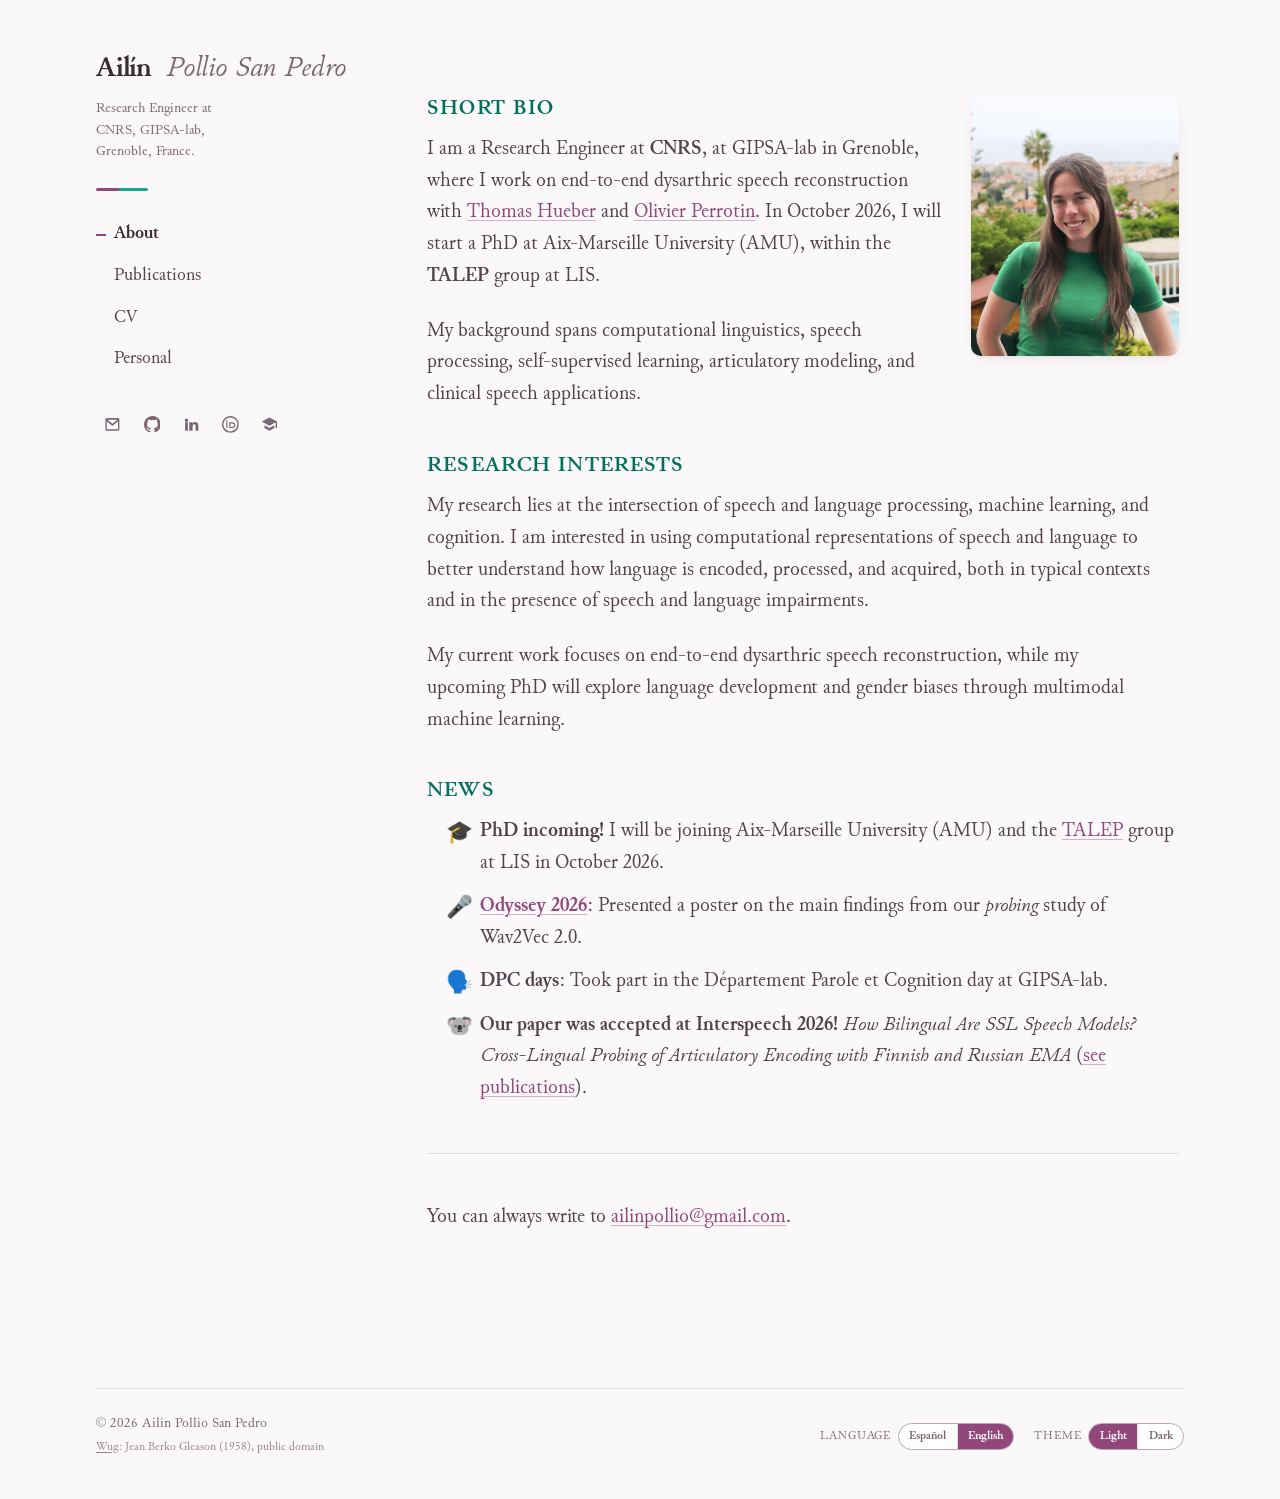
<file: index.html>
<!doctype html>
<html lang="es" data-lang="es">
<head>
<meta charset="utf-8">
<meta name="viewport" content="width=device-width, initial-scale=1">
<title data-es="Ailín Pollio San Pedro" data-en="Ailín Pollio San Pedro">Ailín Pollio San Pedro</title>
<meta name="description"
      data-es="Ingeniera de investigación en el CNRS (GIPSA-lab, Grenoble). Trabajo en procesamiento del habla, modelos autosupervisados y lingüística clínica."
      data-en="Research engineer at CNRS (GIPSA-lab, Grenoble). I work on speech processing, self-supervised models and clinical linguistics."
      content="Ingeniera de investigación en el CNRS (GIPSA-lab, Grenoble). Trabajo en procesamiento del habla, modelos autosupervisados y lingüística clínica.">
<link rel="icon" href="assets/img/favicon.svg" type="image/svg+xml">

<meta property="og:type" content="website">
<meta property="og:title" content="Ailín Pollio San Pedro">
<meta property="og:description" content="Ingeniera de investigación en el CNRS (GIPSA-lab, Grenoble). Trabajo en procesamiento del habla, modelos autosupervisados y lingüística clínica.">
<meta property="og:url" content="https://ailinpollio.github.io/">
<meta name="twitter:card" content="summary">

<link rel="canonical" href="https://ailinpollio.github.io/">

<script type="application/ld+json">
{
  "@context": "https://schema.org",
  "@type": "Person",
  "name": "Ailín Pollio San Pedro",
  "alternateName": ["Ailin Pollio San Pedro", "Ailín Pollio", "Pollio San Pedro, A."],
  "url": "https://ailinpollio.github.io/",
  "image": "https://ailinpollio.github.io/assets/img/portrait.jpg",
  "jobTitle": "Research Engineer",
  "email": "mailto:ailinpollio@gmail.com",
  "worksFor": {
    "@type": "Organization",
    "name": "CNRS — GIPSA-lab",
    "url": "https://www.gipsa-lab.grenoble-inp.fr/"
  },
  "alumniOf": [
    { "@type": "CollegeOrUniversity", "name": "University of Groningen" },
    { "@type": "CollegeOrUniversity", "name": "University of Eastern Finland" },
    { "@type": "CollegeOrUniversity", "name": "Ghent University" },
    { "@type": "CollegeOrUniversity", "name": "Universidad Nacional de Mar del Plata" }
  ],
  "knowsAbout": [
    "Speech processing", "Self-supervised learning", "Computational linguistics",
    "Articulatory modeling", "Clinical linguistics", "Machine learning"
  ],
  "knowsLanguage": ["Spanish", "English", "Italian"],
  "sameAs": [
    "https://orcid.org/0009-0009-9778-3104",
    "https://scholar.google.com/citations?user=HS0ACQoAAAAJ",
    "https://linkedin.com/in/ailin-pollio",
    "https://github.com/ailinpollio",
    "https://www.researchgate.net/profile/Ailin-Pollio-San-Pedro"
  ]
}
</script>

<link rel="preload" href="assets/fonts/junicode-regular.woff2" as="font" type="font/woff2" crossorigin>
<link rel="preload" href="assets/fonts/junicode-bold.woff2" as="font" type="font/woff2" crossorigin>
<link rel="stylesheet" href="assets/css/tokens.css">
<link rel="stylesheet" href="assets/css/site.css">

<script>
(function(){try{
  var t=localStorage.getItem("ailin:theme");
  if(t==="light"||t==="dark")document.documentElement.setAttribute("data-theme",t);
  var l=localStorage.getItem("ailin:lang");
  if(l!=="es"&&l!=="en"){
    l=(navigator.language||"es").toLowerCase().indexOf("en")===0?"en":"es";
  }
  document.documentElement.setAttribute("data-lang",l);
  document.documentElement.setAttribute("lang",l);
}catch(e){}})();
</script>
</head>
<body>

<a class="skip-link" href="#main"><span lang="es">Saltar al contenido</span><span lang="en">Skip to content</span></a>

<svg width="0" height="0" style="position:absolute" aria-hidden="true" focusable="false">
  <symbol id="i-mail" viewBox="0 0 24 24"><path d="M2 5a2 2 0 0 1 2-2h16a2 2 0 0 1 2 2v14a2 2 0 0 1-2 2H4a2 2 0 0 1-2-2V5Zm2.9.5L12 11.2l7.1-5.7H4.9ZM20 7.7l-7.4 5.9a1 1 0 0 1-1.2 0L4 7.7V19h16V7.7Z"/></symbol>
  <symbol id="i-github" viewBox="0 0 16 16"><path d="M8 0C3.58 0 0 3.58 0 8c0 3.54 2.29 6.53 5.47 7.59.4.07.55-.17.55-.38 0-.19-.01-.82-.01-1.49-2.01.37-2.53-.49-2.69-.94-.09-.23-.48-.94-.82-1.13-.28-.15-.68-.52-.01-.53.63-.01 1.08.58 1.23.82.72 1.21 1.87.87 2.33.66.07-.52.28-.87.51-1.07-1.78-.2-3.64-.89-3.64-3.95 0-.87.31-1.59.82-2.15-.08-.2-.36-1.02.08-2.12 0 0 .67-.21 2.2.82a7.6 7.6 0 0 1 2-.27c.68 0 1.36.09 2 .27 1.53-1.04 2.2-.82 2.2-.82.44 1.1.16 1.92.08 2.12.51.56.82 1.27.82 2.15 0 3.07-1.87 3.75-3.65 3.95.29.25.54.73.54 1.48 0 1.07-.01 1.93-.01 2.2 0 .21.15.46.55.38A8.01 8.01 0 0 0 16 8c0-4.42-3.58-8-8-8Z"/></symbol>
  <symbol id="i-linkedin" viewBox="0 0 24 24"><path d="M4.98 3.5a2.5 2.5 0 1 1 0 5 2.5 2.5 0 0 1 0-5ZM3 9h4v12H3V9Zm6 0h3.8v1.64h.05c.53-1 1.83-2.06 3.76-2.06C20.7 8.58 22 10.9 22 14.24V21h-4v-6.02c0-1.44-.03-3.29-2-3.29-2.01 0-2.32 1.57-2.32 3.19V21H9V9Z"/></symbol>
  <symbol id="i-orcid" viewBox="0 0 24 24"><path d="M12 0C5.37 0 0 5.37 0 12s5.37 12 12 12 12-5.37 12-12S18.63 0 12 0Zm0 2a10 10 0 1 1 0 20 10 10 0 0 1 0-20Z"/><rect x="6.2" y="9" width="1.7" height="8.2" rx=".2"/><circle cx="7.05" cy="6.9" r="1.15"/><path d="M10.4 9h4.3c2.6 0 4.4 1.7 4.4 4.1s-1.8 4.1-4.4 4.1h-4.3V9Zm1.7 1.6v5h2.4c1.7 0 2.8-1 2.8-2.5s-1.1-2.5-2.8-2.5h-2.4Z"/></symbol>
  <symbol id="i-scholar" viewBox="0 0 24 24"><path d="M12 2 1 8l11 6 9-4.91V17h2V8L12 2ZM5 13.18v4L12 21l7-3.82v-4L12 17l-7-3.82Z"/></symbol>
</svg>

<div class="shell">

  <aside class="rail">
    <a class="rail__mark" href="index.html">
      <b>Ailín</b>&nbsp;<span>Pollio San Pedro</span>
    </a>
    <p class="rail__role" lang="es">Ingeniera de Investigación en CNRS, GIPSA-lab, Grenoble, Francia.</p>
    <p class="rail__role" lang="en">Research Engineer at CNRS, GIPSA-lab, Grenoble, France.</p>

    <hr class="rail__rule">

    <nav class="nav" data-aria-es="Principal" data-aria-en="Main" aria-label="Principal">
      <ul>
        <li><a href="index.html"><span lang="es">Sobre mí</span><span lang="en">About</span></a></li>
        <li><a href="publications.html"><span lang="es">Publicaciones</span><span lang="en">Publications</span></a></li>
        <li><a href="cv.html">CV</a></li>
        <li><a href="personal.html">Personal</a></li>
      </ul>
    </nav>

    <ul class="social">
      <li><a href="mailto:ailinpollio@gmail.com" aria-label="Email">
        <svg aria-hidden="true"><use href="#i-mail"></use></svg></a></li>
      <li><a href="https://github.com/ailinpollio" rel="me noopener" aria-label="GitHub">
        <svg aria-hidden="true"><use href="#i-github"></use></svg></a></li>
      <li><a href="https://linkedin.com/in/ailin-pollio" rel="me noopener" aria-label="LinkedIn">
        <svg aria-hidden="true"><use href="#i-linkedin"></use></svg></a></li>
      <li><a href="https://orcid.org/0009-0009-9778-3104" rel="me noopener" aria-label="ORCID">
        <svg aria-hidden="true"><use href="#i-orcid"></use></svg></a></li>
      <li><a href="https://scholar.google.com/citations?user=HS0ACQoAAAAJ&hl=es" rel="me noopener" aria-label="Google Scholar">
        <svg aria-hidden="true"><use href="#i-scholar"></use></svg></a></li>
    </ul>
  </aside>

  <main class="content" id="main">

    <h1 class="visually-hidden"><span lang="es">Sobre mí</span><span lang="en">About</span></h1>

    <div lang="es">

      <img class="portrait" src="assets/img/portrait.jpg" width="800" height="1000"
           alt="Ailín Pollio San Pedro sonriendo, de pelo castaño largo y remera verde,
                en una terraza con vista a un pueblo sobre una ladera y al mar.">

      <h2 class="section-label">Bio breve</h2>

      <p>
        Soy ingeniera de investigación en <strong>CNRS</strong>,
        GIPSA-lab de Grenoble, donde trabajo en reconstrucción
        <em>end-to-end</em> del habla disártrica junto a
        <a href="https://www.gipsa-lab.grenoble-inp.fr/~thomas.hueber/index_en.html"
           rel="noopener">Thomas Hueber</a> y
        <a href="https://www.gipsa-lab.grenoble-inp.fr/~olivier.perrotin/"
           rel="noopener">Olivier Perrotin</a>. En octubre de 2026 voy a empezar un
        doctorado en la Universidad de Aix-Marsella (AMU), en el grupo
        <strong>TALEP</strong>, LIS.
      </p>

      <p>
        Mi formación comprende lingüística computacional, procesamiento
        del habla, aprendizaje autosupervisado, modelado articulatorio y
        aplicaciones clínicas del habla.
      </p>

      <h2 class="section-label">Líneas de investigación</h2>

      <p>
        Mi investigación se ubica en la intersección  del procesamiento del habla 
        y del lenguaje, el aprendizaje automático y la cognición. Me interesa utilizar 
        representaciones computacionales del habla para comprender 
        mejor cómo se codifica, procesa y adquiere el lenguaje, tanto en contextos 
        típicos como en presencia de alteraciones del habla y del lenguaje.
      </p>

      <p>
        En este momento, estoy trabajando en la reconstrucción <em>end-to-end</em> de habla
        disártrica; en el doctorado voy a explorar el desarrollo del lenguaje y
        los sesgos de género usando aprendizaje automático multimodal.
      </p>

      <h2 class="section-label">Novedades</h2>

      <ul class="news">
        <li>
          <span class="news__mark" aria-hidden="true">🎓</span>
          <span>
            <strong>¡Doctorado en camino!</strong> Me sumo a la Universidad de
            Aix-Marsella (AMU) y al grupo
            <a href="https://talep.lis-lab.fr" rel="noopener">TALEP</a> del LIS
            en octubre de 2026.
          </span>
        </li>
        <li>
          <span class="news__mark" aria-hidden="true">🎤</span>
          <span>
            <strong><a href="https://odyssey2026.inesc-id.pt" rel="noopener">Odyssey
            2026</a></strong>: Asistí y presenté en formato póster los principales
            resultados de nuestro trabajo de <em>probing</em> sobre Wav2Vec 2.0.
          </span>
        </li>
        <li>
          <span class="news__mark" aria-hidden="true">🗣️</span>
          <span>
            <strong>Jornadas del DPC</strong>: Participé de las jornadas del
            Département Parole et Cognition en GIPSA-lab.
          </span>
        </li>
        <li>
          <span class="news__mark" aria-hidden="true">🐨</span>
          <span>
            <strong>¡Nuestro paper fue aceptado en Interspeech 2026!</strong>
            <em>How Bilingual Are SSL Speech Models? Cross-Lingual Probing of
            Articulatory Encoding with Finnish and Russian EMA</em>
            (<a href="publications.html">ver publicaciones</a>).
          </span>
        </li>
        
      </ul>

      <hr class="section-rule">

      <p>
        Podés escribirme a
        <a href="mailto:ailinpollio@gmail.com">ailinpollio@gmail.com</a>.
      </p>

    </div>

    <div lang="en">

      <img class="portrait" src="assets/img/portrait.jpg" width="800" height="1000"
           alt="Ailín Pollio San Pedro smiling, with long brown hair and a green
                t-shirt, on a terrace overlooking a hillside town and the sea.">

      <h2 class="section-label">Short bio</h2>

      <p>
        I am a Research Engineer at <strong>CNRS</strong>, at GIPSA-lab in
        Grenoble, where I work on end-to-end dysarthric speech reconstruction
        with <a href="https://www.gipsa-lab.grenoble-inp.fr/~thomas.hueber/index_en.html"
           rel="noopener">Thomas Hueber</a> and
        <a href="https://www.gipsa-lab.grenoble-inp.fr/~olivier.perrotin/"
           rel="noopener">Olivier Perrotin</a>. In October 2026, I will start a
        PhD at Aix-Marseille University (AMU), within the <strong>TALEP</strong>
        group at LIS.
      </p>

      <p>
        My background spans computational linguistics, speech processing,
        self-supervised learning, articulatory modeling, and clinical speech
        applications.
      </p>

      <h2 class="section-label">Research interests</h2>

      <p>
        My research lies at the intersection of speech and language processing, 
        machine learning, and cognition. I am interested in using computational 
        representations of speech and language to better understand how language 
        is encoded, processed, and acquired, both in typical contexts and in the 
        presence of speech and language impairments.
      </p>

      <p>
        My current work focuses on end-to-end dysarthric speech reconstruction,
        while my upcoming PhD will explore language development and gender
        biases through multimodal machine learning.
      </p>

      <h2 class="section-label">News</h2>

      <ul class="news">
        <li>
          <span class="news__mark" aria-hidden="true">🎓</span>
          <span>
            <strong>PhD incoming!</strong> I will be joining Aix-Marseille
            University (AMU) and the
            <a href="https://talep.lis-lab.fr" rel="noopener">TALEP</a> group at
            LIS in October 2026.
          </span>
        </li>
        <li>
          <span class="news__mark" aria-hidden="true">🎤</span>
          <span>
            <strong><a href="https://odyssey2026.inesc-id.pt" rel="noopener">Odyssey
            2026</a></strong>: Presented a poster on the main findings from our
            <em>probing</em> study of Wav2Vec 2.0.
          </span>
        </li>
        <li>
          <span class="news__mark" aria-hidden="true">🗣️</span>
          <span>
            <strong>DPC days</strong>: Took part in the Département Parole et
            Cognition day at GIPSA-lab.
          </span>
        </li>
        <li>
          <span class="news__mark" aria-hidden="true">🐨</span>
          <span>
            <strong>Our paper was accepted at Interspeech 2026!</strong>
            <em>How Bilingual Are SSL Speech Models? Cross-Lingual Probing of
            Articulatory Encoding with Finnish and Russian EMA</em>
            (<a href="publications.html">see publications</a>).
          </span>
        </li>
      </ul>

      <hr class="section-rule">

      <p>
        You can always write to
        <a href="mailto:ailinpollio@gmail.com">ailinpollio@gmail.com</a>.
      </p>

    </div>

  </main>

  <footer class="site-footer">
    <p>
      © <span id="year">2026</span> Ailín Pollio San Pedro<br>
      <span class="credit">
        <a href="https://commons.wikimedia.org/wiki/File:WugTest.png" rel="noopener">Wug</a>:
        Jean Berko Gleason (1958)<span lang="es">, dominio público</span><span lang="en">, public domain</span>
      </span>
    </p>

    <div class="controls">
      <div class="control">
        <span class="control__label" id="lbl-lang">
          <span lang="es">Idioma</span><span lang="en">Language</span>
        </span>
        <div class="switch" data-switch="lang" role="group" aria-labelledby="lbl-lang">
          <button type="button" data-value="es" aria-pressed="true">Español</button>
          <button type="button" data-value="en" aria-pressed="false">English</button>
        </div>
      </div>

      <div class="control">
        <span class="control__label" id="lbl-theme">
          <span lang="es">Tema</span><span lang="en">Theme</span>
        </span>
        <div class="switch" data-switch="theme" role="group" aria-labelledby="lbl-theme">
          <button type="button" data-value="light" aria-pressed="true">
            <span lang="es">Claro</span><span lang="en">Light</span>
          </button>
          <button type="button" data-value="dark" aria-pressed="false">
            <span lang="es">Oscuro</span><span lang="en">Dark</span>
          </button>
        </div>
      </div>
    </div>
  </footer>

</div>

<script src="assets/js/site.js" defer></script>
<script>document.getElementById("year").textContent = new Date().getFullYear();</script>
</body>
</html>
</file>
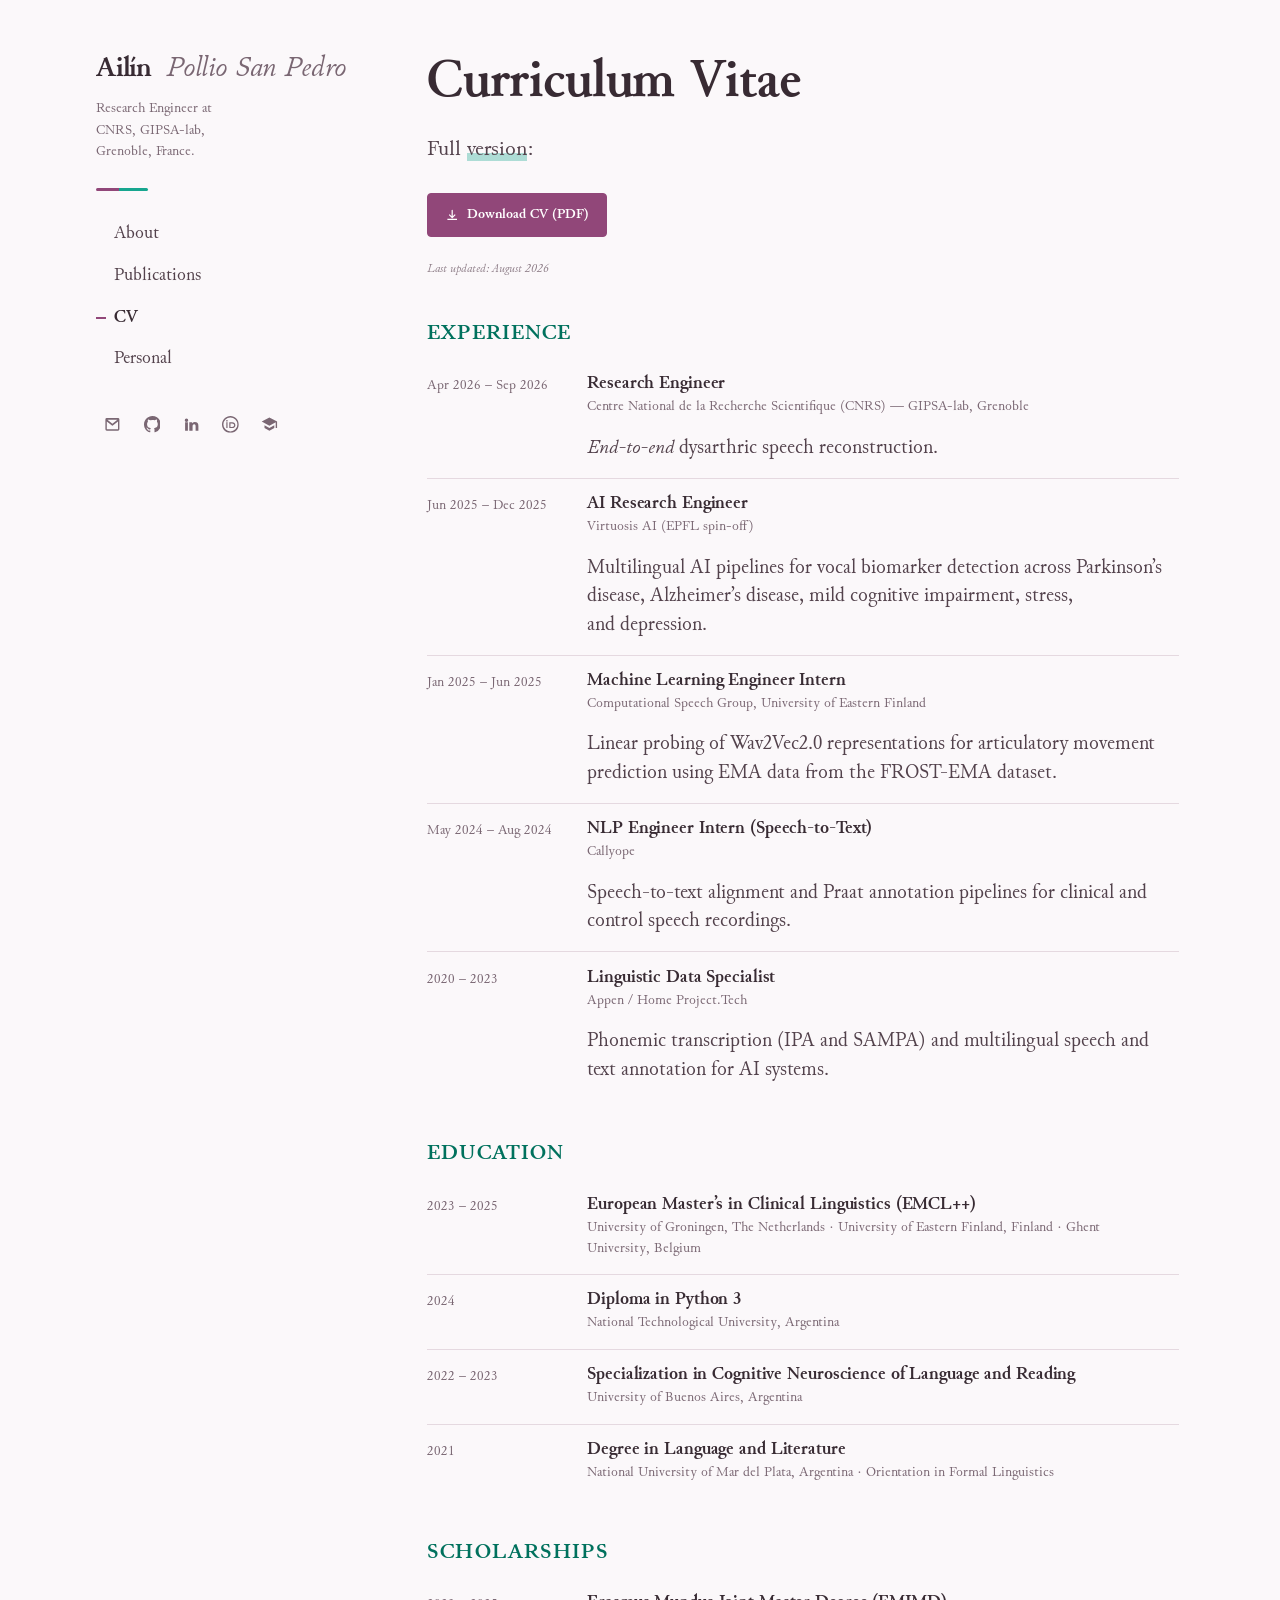
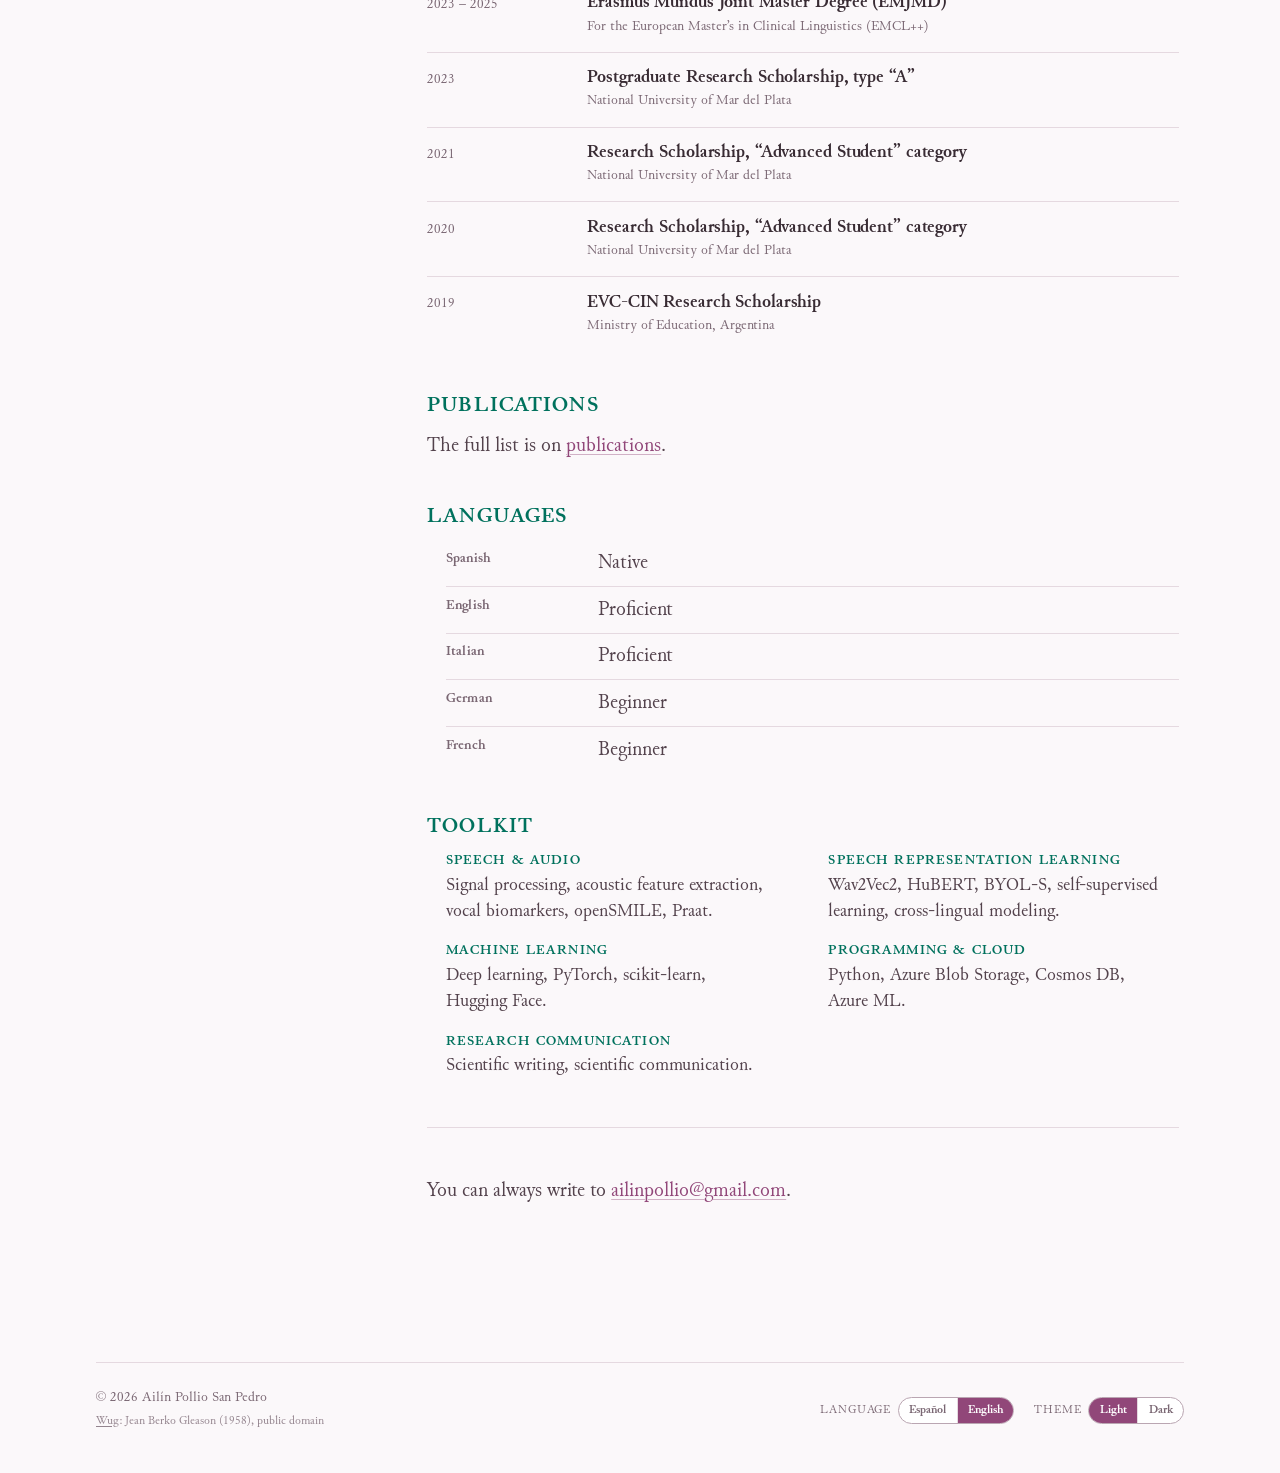
<file: cv.html>
<!doctype html>
<html lang="es" data-lang="es">
<head>
<meta charset="utf-8">
<meta name="viewport" content="width=device-width, initial-scale=1">
<title data-es="Currículum vitae · Ailín Pollio San Pedro" data-en="CV · Ailín Pollio San Pedro">CV · Ailín Pollio San Pedro</title>
<meta name="description"
      data-es="Formación, experiencia, docencia y distinciones de Ailín Pollio San Pedro."
      data-en="Education, experience, teaching and awards of Ailín Pollio San Pedro."
      content="Formación, experiencia, docencia y distinciones de Ailín Pollio San Pedro.">
<link rel="icon" href="assets/img/favicon.svg" type="image/svg+xml">

<meta property="og:type" content="website">
<meta property="og:title" content="CV · Ailín Pollio San Pedro">
<meta property="og:description" content="Formación, experiencia, docencia y distinciones.">
<meta property="og:url" content="https://ailinpollio.github.io/cv.html">
<meta name="twitter:card" content="summary">

<link rel="preload" href="assets/fonts/junicode-regular.woff2" as="font" type="font/woff2" crossorigin>
<link rel="preload" href="assets/fonts/junicode-bold.woff2" as="font" type="font/woff2" crossorigin>
<link rel="stylesheet" href="assets/css/tokens.css">
<link rel="stylesheet" href="assets/css/site.css">

<script>
(function(){try{
  var t=localStorage.getItem("ailin:theme");
  if(t==="light"||t==="dark")document.documentElement.setAttribute("data-theme",t);
  var l=localStorage.getItem("ailin:lang");
  if(l!=="es"&&l!=="en"){
    l=(navigator.language||"es").toLowerCase().indexOf("en")===0?"en":"es";
  }
  document.documentElement.setAttribute("data-lang",l);
  document.documentElement.setAttribute("lang",l);
}catch(e){}})();
</script>
</head>
<body>

<a class="skip-link" href="#main"><span lang="es">Saltar al contenido</span><span lang="en">Skip to content</span></a>

<svg width="0" height="0" style="position:absolute" aria-hidden="true" focusable="false">
  <symbol id="i-mail" viewBox="0 0 24 24"><path d="M2 5a2 2 0 0 1 2-2h16a2 2 0 0 1 2 2v14a2 2 0 0 1-2 2H4a2 2 0 0 1-2-2V5Zm2.9.5L12 11.2l7.1-5.7H4.9ZM20 7.7l-7.4 5.9a1 1 0 0 1-1.2 0L4 7.7V19h16V7.7Z"/></symbol>
  <symbol id="i-github" viewBox="0 0 16 16"><path d="M8 0C3.58 0 0 3.58 0 8c0 3.54 2.29 6.53 5.47 7.59.4.07.55-.17.55-.38 0-.19-.01-.82-.01-1.49-2.01.37-2.53-.49-2.69-.94-.09-.23-.48-.94-.82-1.13-.28-.15-.68-.52-.01-.53.63-.01 1.08.58 1.23.82.72 1.21 1.87.87 2.33.66.07-.52.28-.87.51-1.07-1.78-.2-3.64-.89-3.64-3.95 0-.87.31-1.59.82-2.15-.08-.2-.36-1.02.08-2.12 0 0 .67-.21 2.2.82a7.6 7.6 0 0 1 2-.27c.68 0 1.36.09 2 .27 1.53-1.04 2.2-.82 2.2-.82.44 1.1.16 1.92.08 2.12.51.56.82 1.27.82 2.15 0 3.07-1.87 3.75-3.65 3.95.29.25.54.73.54 1.48 0 1.07-.01 1.93-.01 2.2 0 .21.15.46.55.38A8.01 8.01 0 0 0 16 8c0-4.42-3.58-8-8-8Z"/></symbol>
  <symbol id="i-linkedin" viewBox="0 0 24 24"><path d="M4.98 3.5a2.5 2.5 0 1 1 0 5 2.5 2.5 0 0 1 0-5ZM3 9h4v12H3V9Zm6 0h3.8v1.64h.05c.53-1 1.83-2.06 3.76-2.06C20.7 8.58 22 10.9 22 14.24V21h-4v-6.02c0-1.44-.03-3.29-2-3.29-2.01 0-2.32 1.57-2.32 3.19V21H9V9Z"/></symbol>
  <symbol id="i-orcid" viewBox="0 0 24 24"><path d="M12 0C5.37 0 0 5.37 0 12s5.37 12 12 12 12-5.37 12-12S18.63 0 12 0Zm0 2a10 10 0 1 1 0 20 10 10 0 0 1 0-20Z"/><rect x="6.2" y="9" width="1.7" height="8.2" rx=".2"/><circle cx="7.05" cy="6.9" r="1.15"/><path d="M10.4 9h4.3c2.6 0 4.4 1.7 4.4 4.1s-1.8 4.1-4.4 4.1h-4.3V9Zm1.7 1.6v5h2.4c1.7 0 2.8-1 2.8-2.5s-1.1-2.5-2.8-2.5h-2.4Z"/></symbol>
  <symbol id="i-scholar" viewBox="0 0 24 24"><path d="M12 2 1 8l11 6 9-4.91V17h2V8L12 2ZM5 13.18v4L12 21l7-3.82v-4L12 17l-7-3.82Z"/></symbol>
  <symbol id="i-download" viewBox="0 0 24 24"><path d="M12 3a1 1 0 0 1 1 1v9.6l3.3-3.3 1.4 1.4-5 5a1 1 0 0 1-1.4 0l-5-5 1.4-1.4 3.3 3.3V4a1 1 0 0 1 1-1ZM4 18h16v2H4v-2Z"/></symbol>
</svg>

<div class="shell">

  <aside class="rail">
    <a class="rail__mark" href="index.html">
      <b>Ailín</b>&nbsp;<span>Pollio San Pedro</span>
    </a>
    <p class="rail__role" lang="es">Ingeniera de Investigación en CNRS, GIPSA-lab, Grenoble, Francia.</p>
    <p class="rail__role" lang="en">Research Engineer at CNRS, GIPSA-lab, Grenoble, France.</p>

    <hr class="rail__rule">

    <nav class="nav" data-aria-es="Principal" data-aria-en="Main" aria-label="Principal">
      <ul>
        <li><a href="index.html"><span lang="es">Sobre mí</span><span lang="en">About</span></a></li>
        <li><a href="publications.html"><span lang="es">Publicaciones</span><span lang="en">Publications</span></a></li>
        <li><a href="cv.html">CV</a></li>
        <li><a href="personal.html">Personal</a></li>
      </ul>
    </nav>

    <ul class="social">
      <li><a href="mailto:ailinpollio@gmail.com" aria-label="Email">
        <svg aria-hidden="true"><use href="#i-mail"></use></svg></a></li>
      <li><a href="https://github.com/ailinpollio" rel="me noopener" aria-label="GitHub">
        <svg aria-hidden="true"><use href="#i-github"></use></svg></a></li>
      <li><a href="https://linkedin.com/in/ailin-pollio" rel="me noopener" aria-label="LinkedIn">
        <svg aria-hidden="true"><use href="#i-linkedin"></use></svg></a></li>
      <li><a href="https://orcid.org/0009-0009-9778-3104" rel="me noopener" aria-label="ORCID">
        <svg aria-hidden="true"><use href="#i-orcid"></use></svg></a></li>
      <li><a href="https://scholar.google.com/citations?user=HS0ACQoAAAAJ&hl=es" rel="me noopener" aria-label="Google Scholar">
        <svg aria-hidden="true"><use href="#i-scholar"></use></svg></a></li>
    </ul>
  </aside>

  <main class="content" id="main">

    <h1 class="page-title"><span lang="es">Currículum Vitae</span><span lang="en">Curriculum Vitae</span></h1>

    <div lang="es">

      <p class="page-lede">
        Versión <em>completa</em>:
      </p>

      <p>
        <a class="btn" href="assets/cv/Ailin-Pollio-San-Pedro-CV.pdf" download>
          <svg aria-hidden="true"><use href="#i-download"></use></svg>
          Descargar CV (PDF)
        </a>
      </p>
      <p class="dev-note">Última actualización: agosto 2026</p>

      <h2 class="section-label">Trayectoria</h2>

      <div class="cv-block">
        <div class="cv-block__when">Abr 2026 – Sep 2026</div>
        <div class="cv-block__what">
          <h3>Ingeniera de Investigación</h3>
          <p class="cv-block__where">Centre National de la Recherche Scientifique (CNRS) — GIPSA-lab, Grenoble</p>
          <p>Reconstrucción <em>end-to-end</em> de habla disártrica.</p>
        </div>
      </div>

      <div class="cv-block">
        <div class="cv-block__when">Jun 2025 – Dic 2025</div>
        <div class="cv-block__what">
          <h3>Ingeniera de Investigación en IA</h3>
          <p class="cv-block__where">Virtuosis AI (spin-off de la EPFL)</p>
          <p>Pipelines multilingües de IA para la detección de biomarcadores vocales en
            enfermedad de Parkinson, enfermedad de Alzheimer, deterioro cognitivo
            leve, estrés y depresión.</p>
        </div>
      </div>

      <div class="cv-block">
        <div class="cv-block__when">Ene 2025 – Jun 2025</div>
        <div class="cv-block__what">
          <h3>Pasante de Ingeniera de Investigación</h3>
          <p class="cv-block__where">Computational Speech Group, University of Eastern Finland</p>
          <p><em>Probing</em> lineal de representaciones de Wav2Vec2.0 para predecir
            movimientos articulatorios, con datos de EMA del corpus FROST-EMA.</p>
        </div>
      </div>

      <div class="cv-block">
        <div class="cv-block__when">May 2024 – Ago 2024</div>
        <div class="cv-block__what">
          <h3>Pasante de Ingeniera NLP (Speech-to-Text)</h3>
          <p class="cv-block__where">Callyope</p>
          <p>Pipelines de alineación habla–texto y de anotación en Praat para grabaciones
            clínicas y de controles.</p>
        </div>
      </div>

      <div class="cv-block">
        <div class="cv-block__when">2020 – 2023</div>
        <div class="cv-block__what">
          <h3>Especialista en datos lingüísticos</h3>
          <p class="cv-block__where">Appen / Home Project.Tech</p>
          <p>Transcripción fonémica (IPA y SAMPA) y anotación multilingüe de habla y texto
            para sistemas de IA.</p>
        </div>
      </div>

      <h2 class="section-label">Formación</h2>

      <div class="cv-block">
        <div class="cv-block__when">2023 – 2025</div>
        <div class="cv-block__what">
          <h3>European Master’s in Clinical Linguistics (EMCL++)</h3>
          <p class="cv-block__where">
            Universidad de Groningen, Países Bajos ·
            Universidad de Finlandia del Este, Finlandia ·
            Universidad de Gante, Bélgica
          </p>
        </div>
      </div>

      <div class="cv-block">
        <div class="cv-block__when">2024</div>
        <div class="cv-block__what">
          <h3>Diplomatura en Python 3</h3>
          <p class="cv-block__where">Universidad Tecnológica Nacional, Argentina</p>
        </div>
      </div>

      <div class="cv-block">
        <div class="cv-block__when">2022 – 2023</div>
        <div class="cv-block__what">
          <h3>Especialización en Neurociencia Cognitiva del Lenguaje y la Lectura</h3>
          <p class="cv-block__where">Universidad de Buenos Aires, Argentina</p>
        </div>
      </div>

      <div class="cv-block">
        <div class="cv-block__when">2021</div>
        <div class="cv-block__what">
          <h3>Profesorado en Letras</h3>
          <p class="cv-block__where">
            Universidad Nacional de Mar del Plata, Argentina ·
            orientación en Lingüística Formal
          </p>
        </div>
      </div>

      <h2 class="section-label">Becas</h2>

      <div class="cv-block">
        <div class="cv-block__when">2023 – 2025</div>
        <div class="cv-block__what">
          <h3>Erasmus Mundus Joint Master Degree (EMJMD)</h3>
          <p class="cv-block__where">Para el European Master’s in Clinical Linguistics (EMCL++)</p>
        </div>
      </div>

      <div class="cv-block">
        <div class="cv-block__when">2023</div>
        <div class="cv-block__what">
          <h3>Beca de Investigación de Posgrado, tipo «A»</h3>
          <p class="cv-block__where">Universidad Nacional de Mar del Plata</p>
        </div>
      </div>

      <div class="cv-block">
        <div class="cv-block__when">2021</div>
        <div class="cv-block__what">
          <h3>Beca de Investigación, categoría «Estudiante Avanzado»</h3>
          <p class="cv-block__where">Universidad Nacional de Mar del Plata</p>
        </div>
      </div>

      <div class="cv-block">
        <div class="cv-block__when">2020</div>
        <div class="cv-block__what">
          <h3>Beca de Investigación, categoría «Estudiante Avanzado»</h3>
          <p class="cv-block__where">Universidad Nacional de Mar del Plata</p>
        </div>
      </div>

      <div class="cv-block">
        <div class="cv-block__when">2019</div>
        <div class="cv-block__what">
          <h3>Beca EVC-CIN</h3>
          <p class="cv-block__where">Ministerio de Educación, Argentina</p>
        </div>
      </div>

      <h2 class="section-label">Publicaciones</h2>

      <p>
        La lista completa está en
        <a href="publications.html"> publicaciones</a>.
      </p>

      <h2 class="section-label">Idiomas</h2>

      <ul class="facts">
        <li><span class="facts__key">Español</span> <span>Nativo</span></li>
        <li><span class="facts__key">Inglés</span> <span>Profesional</span></li>
        <li><span class="facts__key">Italiano</span> <span>Profesional</span></li>
        <li><span class="facts__key">Alemán</span> <span>Principiante</span></li>
        <li><span class="facts__key">Francés</span> <span>Principiante</span></li>
      </ul>

      <h2 class="section-label">Herramientas</h2>

      <ul class="skill-grid">
        <li>
          <h3>Habla y audio</h3>
          <p>Procesamiento de señales, extracción de descriptores acústicos,
            biomarcadores vocales, openSMILE, Praat.</p>
        </li>
        <li>
          <h3>Representaciones del habla</h3>
          <p>Wav2Vec2, HuBERT, BYOL-S, aprendizaje autosupervisado, modelado
            translingüe.</p>
        </li>
        <li>
          <h3>Aprendizaje automático</h3>
          <p>Deep learning, PyTorch, scikit-learn, Hugging Face.</p>
        </li>
        <li>
          <h3>Programación y nube</h3>
          <p>Python, Azure Blob Storage, Cosmos DB, Azure ML.</p>
        </li>
        <li>
          <h3>Comunicación científica</h3>
          <p>Escritura científica, comunicación de resultados.</p>
        </li>
      </ul>

      <hr class="section-rule">

      <p>
        Podés escribirme a
        <a href="mailto:ailinpollio@gmail.com">ailinpollio@gmail.com</a>.
      </p>

    </div>

    <div lang="en">

      <p class="page-lede">
        Full <em>version</em>:
      </p>

      <p>
        <a class="btn" href="assets/cv/Ailin-Pollio-San-Pedro-CV.pdf" download>
          <svg aria-hidden="true"><use href="#i-download"></use></svg>
          Download CV (PDF)
        </a>
      </p>
      <p class="dev-note">Last updated: August 2026</p>

      <h2 class="section-label">Experience</h2>

      <div class="cv-block">
        <div class="cv-block__when">Apr 2026 – Sep 2026</div>
        <div class="cv-block__what">
          <h3>Research Engineer</h3>
          <p class="cv-block__where">Centre National de la Recherche Scientifique (CNRS) — GIPSA-lab, Grenoble</p>
          <p><em>End-to-end</em> dysarthric speech reconstruction.</p>
        </div>
      </div>

      <div class="cv-block">
        <div class="cv-block__when">Jun 2025 – Dec 2025</div>
        <div class="cv-block__what">
          <h3>AI Research Engineer</h3>
          <p class="cv-block__where">Virtuosis AI (EPFL spin-off)</p>
          <p>Multilingual AI pipelines for vocal biomarker detection across Parkinson’s
            disease, Alzheimer’s disease, mild cognitive impairment, stress, and
            depression.</p>
        </div>
      </div>

      <div class="cv-block">
        <div class="cv-block__when">Jan 2025 – Jun 2025</div>
        <div class="cv-block__what">
          <h3>Machine Learning Engineer Intern</h3>
          <p class="cv-block__where">Computational Speech Group, University of Eastern Finland</p>
          <p>Linear probing of Wav2Vec2.0 representations for articulatory movement
            prediction using EMA data from the FROST-EMA dataset.</p>
        </div>
      </div>

      <div class="cv-block">
        <div class="cv-block__when">May 2024 – Aug 2024</div>
        <div class="cv-block__what">
          <h3>NLP Engineer Intern (Speech-to-Text)</h3>
          <p class="cv-block__where">Callyope</p>
          <p>Speech-to-text alignment and Praat annotation pipelines for clinical and
            control speech recordings.</p>
        </div>
      </div>

      <div class="cv-block">
        <div class="cv-block__when">2020 – 2023</div>
        <div class="cv-block__what">
          <h3>Linguistic Data Specialist</h3>
          <p class="cv-block__where">Appen / Home Project.Tech</p>
          <p>Phonemic transcription (IPA and SAMPA) and multilingual speech and text
            annotation for AI systems.</p>
        </div>
      </div>

      <h2 class="section-label">Education</h2>

      <div class="cv-block">
        <div class="cv-block__when">2023 – 2025</div>
        <div class="cv-block__what">
          <h3>European Master’s in Clinical Linguistics (EMCL++)</h3>
          <p class="cv-block__where">
            University of Groningen, The Netherlands ·
            University of Eastern Finland, Finland ·
            Ghent University, Belgium
          </p>
        </div>
      </div>

      <div class="cv-block">
        <div class="cv-block__when">2024</div>
        <div class="cv-block__what">
          <h3>Diploma in Python 3</h3>
          <p class="cv-block__where">National Technological University, Argentina</p>
        </div>
      </div>

      <div class="cv-block">
        <div class="cv-block__when">2022 – 2023</div>
        <div class="cv-block__what">
          <h3>Specialization in Cognitive Neuroscience of Language and Reading</h3>
          <p class="cv-block__where">University of Buenos Aires, Argentina</p>
        </div>
      </div>

      <div class="cv-block">
        <div class="cv-block__when">2021</div>
        <div class="cv-block__what">
          <h3>Degree in Language and Literature</h3>
          <p class="cv-block__where">
            National University of Mar del Plata, Argentina ·
            Orientation in Formal Linguistics
          </p>
        </div>
      </div>

      <h2 class="section-label">Scholarships</h2>

      <div class="cv-block">
        <div class="cv-block__when">2023 – 2025</div>
        <div class="cv-block__what">
          <h3>Erasmus Mundus Joint Master Degree (EMJMD)</h3>
          <p class="cv-block__where">For the European Master’s in Clinical Linguistics (EMCL++)</p>
        </div>
      </div>

      <div class="cv-block">
        <div class="cv-block__when">2023</div>
        <div class="cv-block__what">
          <h3>Postgraduate Research Scholarship, type “A”</h3>
          <p class="cv-block__where">National University of Mar del Plata</p>
        </div>
      </div>

      <div class="cv-block">
        <div class="cv-block__when">2021</div>
        <div class="cv-block__what">
          <h3>Research Scholarship, “Advanced Student” category</h3>
          <p class="cv-block__where">National University of Mar del Plata</p>
        </div>
      </div>

      <div class="cv-block">
        <div class="cv-block__when">2020</div>
        <div class="cv-block__what">
          <h3>Research Scholarship, “Advanced Student” category</h3>
          <p class="cv-block__where">National University of Mar del Plata</p>
        </div>
      </div>

      <div class="cv-block">
        <div class="cv-block__when">2019</div>
        <div class="cv-block__what">
          <h3>EVC-CIN Research Scholarship</h3>
          <p class="cv-block__where">Ministry of Education, Argentina</p>
        </div>
      </div>

      <h2 class="section-label">Publications</h2>

      <p>
        The full list is on
        <a href="publications.html">publications</a>.
      </p>

      <h2 class="section-label">Languages</h2>

      <ul class="facts">
        <li><span class="facts__key">Spanish</span> <span>Native</span></li>
        <li><span class="facts__key">English</span> <span>Proficient</span></li>
        <li><span class="facts__key">Italian</span> <span>Proficient</span></li>
        <li><span class="facts__key">German</span> <span>Beginner</span></li>
        <li><span class="facts__key">French</span> <span>Beginner</span></li>
      </ul>

      <h2 class="section-label">Toolkit</h2>

      <ul class="skill-grid">
        <li>
          <h3>Speech &amp; audio</h3>
          <p>Signal processing, acoustic feature extraction, vocal biomarkers,
            openSMILE, Praat.</p>
        </li>
        <li>
          <h3>Speech representation learning</h3>
          <p>Wav2Vec2, HuBERT, BYOL-S, self-supervised learning, cross-lingual
            modeling.</p>
        </li>
        <li>
          <h3>Machine learning</h3>
          <p>Deep learning, PyTorch, scikit-learn, Hugging Face.</p>
        </li>
        <li>
          <h3>Programming &amp; cloud</h3>
          <p>Python, Azure Blob Storage, Cosmos DB, Azure ML.</p>
        </li>
        <li>
          <h3>Research communication</h3>
          <p>Scientific writing, scientific communication.</p>
        </li>
      </ul>

      <hr class="section-rule">

      <p>
        You can always write to
        <a href="mailto:ailinpollio@gmail.com">ailinpollio@gmail.com</a>.
      </p>

    </div>

  </main>

  <footer class="site-footer">
    <p>
      © <span id="year">2026</span> Ailín Pollio San Pedro<br>
      <span class="credit">
        <a href="https://commons.wikimedia.org/wiki/File:WugTest.png" rel="noopener">Wug</a>:
        Jean Berko Gleason (1958)<span lang="es">, dominio público</span><span lang="en">, public domain</span>
      </span>
    </p>

    <div class="controls">
      <div class="control">
        <span class="control__label" id="lbl-lang">
          <span lang="es">Idioma</span><span lang="en">Language</span>
        </span>
        <div class="switch" data-switch="lang" role="group" aria-labelledby="lbl-lang">
          <button type="button" data-value="es" aria-pressed="true">Español</button>
          <button type="button" data-value="en" aria-pressed="false">English</button>
        </div>
      </div>

      <div class="control">
        <span class="control__label" id="lbl-theme">
          <span lang="es">Tema</span><span lang="en">Theme</span>
        </span>
        <div class="switch" data-switch="theme" role="group" aria-labelledby="lbl-theme">
          <button type="button" data-value="light" aria-pressed="true">
            <span lang="es">Claro</span><span lang="en">Light</span>
          </button>
          <button type="button" data-value="dark" aria-pressed="false">
            <span lang="es">Oscuro</span><span lang="en">Dark</span>
          </button>
        </div>
      </div>
    </div>
  </footer>

</div>

<script src="assets/js/site.js" defer></script>
<script>document.getElementById("year").textContent = new Date().getFullYear();</script>
</body>
</html>
</file>
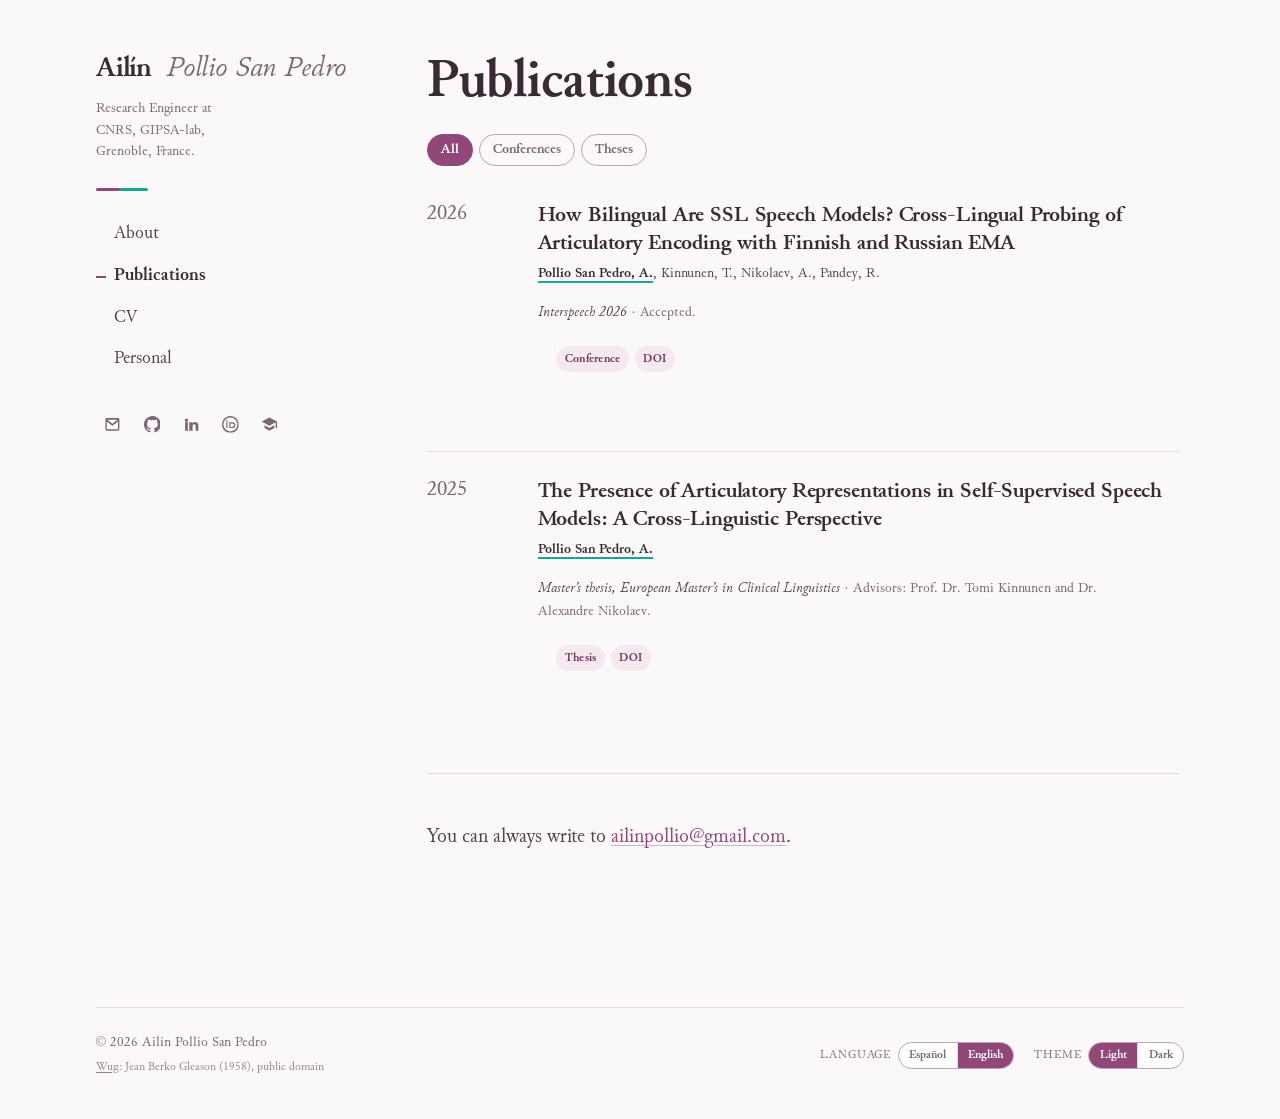
<file: publications.html>
<!doctype html>
<html lang="es" data-lang="es">
<head>
<meta charset="utf-8">
<meta name="viewport" content="width=device-width, initial-scale=1">
<title data-es="Publicaciones · Ailín Pollio San Pedro" data-en="Publications · Ailín Pollio San Pedro">Publicaciones · Ailín Pollio San Pedro</title>
<meta name="description"
      data-es="Artículos, preprints y trabajos presentados en congresos de Ailín Pollio San Pedro."
      data-en="Articles, preprints and conference papers by Ailín Pollio San Pedro."
      content="Artículos, preprints y trabajos presentados en congresos de Ailín Pollio San Pedro.">
<link rel="icon" href="assets/img/favicon.svg" type="image/svg+xml">

<meta property="og:type" content="website">
<meta property="og:title" content="Publicaciones · Ailín Pollio San Pedro">
<meta property="og:description" content="Artículos, preprints y trabajos presentados en congresos.">
<meta property="og:url" content="https://ailinpollio.github.io/publications.html">
<meta name="twitter:card" content="summary">

<link rel="preload" href="assets/fonts/junicode-regular.woff2" as="font" type="font/woff2" crossorigin>
<link rel="preload" href="assets/fonts/junicode-bold.woff2" as="font" type="font/woff2" crossorigin>
<link rel="stylesheet" href="assets/css/tokens.css">
<link rel="stylesheet" href="assets/css/site.css">

<script>
(function(){try{
  var t=localStorage.getItem("ailin:theme");
  if(t==="light"||t==="dark")document.documentElement.setAttribute("data-theme",t);
  var l=localStorage.getItem("ailin:lang");
  if(l!=="es"&&l!=="en"){
    l=(navigator.language||"es").toLowerCase().indexOf("en")===0?"en":"es";
  }
  document.documentElement.setAttribute("data-lang",l);
  document.documentElement.setAttribute("lang",l);
}catch(e){}})();
</script>
</head>
<body>

<a class="skip-link" href="#main"><span lang="es">Saltar al contenido</span><span lang="en">Skip to content</span></a>

<svg width="0" height="0" style="position:absolute" aria-hidden="true" focusable="false">
  <symbol id="i-mail" viewBox="0 0 24 24"><path d="M2 5a2 2 0 0 1 2-2h16a2 2 0 0 1 2 2v14a2 2 0 0 1-2 2H4a2 2 0 0 1-2-2V5Zm2.9.5L12 11.2l7.1-5.7H4.9ZM20 7.7l-7.4 5.9a1 1 0 0 1-1.2 0L4 7.7V19h16V7.7Z"/></symbol>
  <symbol id="i-github" viewBox="0 0 16 16"><path d="M8 0C3.58 0 0 3.58 0 8c0 3.54 2.29 6.53 5.47 7.59.4.07.55-.17.55-.38 0-.19-.01-.82-.01-1.49-2.01.37-2.53-.49-2.69-.94-.09-.23-.48-.94-.82-1.13-.28-.15-.68-.52-.01-.53.63-.01 1.08.58 1.23.82.72 1.21 1.87.87 2.33.66.07-.52.28-.87.51-1.07-1.78-.2-3.64-.89-3.64-3.95 0-.87.31-1.59.82-2.15-.08-.2-.36-1.02.08-2.12 0 0 .67-.21 2.2.82a7.6 7.6 0 0 1 2-.27c.68 0 1.36.09 2 .27 1.53-1.04 2.2-.82 2.2-.82.44 1.1.16 1.92.08 2.12.51.56.82 1.27.82 2.15 0 3.07-1.87 3.75-3.65 3.95.29.25.54.73.54 1.48 0 1.07-.01 1.93-.01 2.2 0 .21.15.46.55.38A8.01 8.01 0 0 0 16 8c0-4.42-3.58-8-8-8Z"/></symbol>
  <symbol id="i-linkedin" viewBox="0 0 24 24"><path d="M4.98 3.5a2.5 2.5 0 1 1 0 5 2.5 2.5 0 0 1 0-5ZM3 9h4v12H3V9Zm6 0h3.8v1.64h.05c.53-1 1.83-2.06 3.76-2.06C20.7 8.58 22 10.9 22 14.24V21h-4v-6.02c0-1.44-.03-3.29-2-3.29-2.01 0-2.32 1.57-2.32 3.19V21H9V9Z"/></symbol>
  <symbol id="i-orcid" viewBox="0 0 24 24"><path d="M12 0C5.37 0 0 5.37 0 12s5.37 12 12 12 12-5.37 12-12S18.63 0 12 0Zm0 2a10 10 0 1 1 0 20 10 10 0 0 1 0-20Z"/><rect x="6.2" y="9" width="1.7" height="8.2" rx=".2"/><circle cx="7.05" cy="6.9" r="1.15"/><path d="M10.4 9h4.3c2.6 0 4.4 1.7 4.4 4.1s-1.8 4.1-4.4 4.1h-4.3V9Zm1.7 1.6v5h2.4c1.7 0 2.8-1 2.8-2.5s-1.1-2.5-2.8-2.5h-2.4Z"/></symbol>
  <symbol id="i-scholar" viewBox="0 0 24 24"><path d="M12 2 1 8l11 6 9-4.91V17h2V8L12 2ZM5 13.18v4L12 21l7-3.82v-4L12 17l-7-3.82Z"/></symbol>
</svg>

<div class="shell">

  <aside class="rail">
    <a class="rail__mark" href="index.html">
      <b>Ailín</b>&nbsp;<span>Pollio San Pedro</span>
    </a>
    <p class="rail__role" lang="es">Ingeniera de Investigación en CNRS, GIPSA-lab, Grenoble, Francia.</p>
    <p class="rail__role" lang="en">Research Engineer at CNRS, GIPSA-lab, Grenoble, France.</p>

    <hr class="rail__rule">

    <nav class="nav" data-aria-es="Principal" data-aria-en="Main" aria-label="Principal">
      <ul>
        <li><a href="index.html"><span lang="es">Sobre mí</span><span lang="en">About</span></a></li>
        <li><a href="publications.html"><span lang="es">Publicaciones</span><span lang="en">Publications</span></a></li>
        <li><a href="cv.html">CV</a></li>
        <li><a href="personal.html">Personal</a></li>
      </ul>
    </nav>

    <ul class="social">
      <li><a href="mailto:ailinpollio@gmail.com" aria-label="Email">
        <svg aria-hidden="true"><use href="#i-mail"></use></svg></a></li>
      <li><a href="https://github.com/ailinpollio" rel="me noopener" aria-label="GitHub">
        <svg aria-hidden="true"><use href="#i-github"></use></svg></a></li>
      <li><a href="https://linkedin.com/in/ailin-pollio" rel="me noopener" aria-label="LinkedIn">
        <svg aria-hidden="true"><use href="#i-linkedin"></use></svg></a></li>
      <li><a href="https://orcid.org/0009-0009-9778-3104" rel="me noopener" aria-label="ORCID">
        <svg aria-hidden="true"><use href="#i-orcid"></use></svg></a></li>
      <li><a href="https://scholar.google.com/citations?user=HS0ACQoAAAAJ&hl=es" rel="me noopener" aria-label="Google Scholar">
        <svg aria-hidden="true"><use href="#i-scholar"></use></svg></a></li>
    </ul>
  </aside>

  <main class="content" id="main">

    <h1 class="page-title"><span lang="es">Publicaciones</span><span lang="en">Publications</span></h1>

    <fieldset class="filters" data-filters>
      <legend class="visually-hidden">
        <span lang="es">Filtrar publicaciones por tipo</span>
        <span lang="en">Filter publications by type</span>
      </legend>
    </fieldset>

    <div id="publication-list">
      <p class="empty-state">
        <span lang="es">Cargando publicaciones…</span>
        <span lang="en">Loading publications…</span>
      </p>
    </div>

    <noscript>
      <p class="empty-state" lang="es">
        Esta lista se arma con JavaScript. Podés verla igual en
        <a href="https://scholar.google.com/citations?user=HS0ACQoAAAAJ&amp;hl=es" rel="noopener">Google Scholar</a> o <a href="https://orcid.org/0009-0009-9778-3104" rel="noopener">ORCID</a>.
      </p>
      <p class="empty-state" lang="en">
        This list is built with JavaScript. You can still find it on
        <a href="https://scholar.google.com/citations?user=HS0ACQoAAAAJ&amp;hl=es" rel="noopener">Google Scholar</a> or <a href="https://orcid.org/0009-0009-9778-3104" rel="noopener">ORCID</a>.
      </p>
    </noscript>

    <hr class="section-rule">

      <p lang="es">
        Podés escribirme a
        <a href="mailto:ailinpollio@gmail.com">ailinpollio@gmail.com</a>.
      </p>
      <p lang="en">
        You can always write to
        <a href="mailto:ailinpollio@gmail.com">ailinpollio@gmail.com</a>.
      </p>

  </main>

  <footer class="site-footer">
    <p>
      © <span id="year">2026</span> Ailín Pollio San Pedro<br>
      <span class="credit">
        <a href="https://commons.wikimedia.org/wiki/File:WugTest.png" rel="noopener">Wug</a>:
        Jean Berko Gleason (1958)<span lang="es">, dominio público</span><span lang="en">, public domain</span>
      </span>
    </p>

    <div class="controls">
      <div class="control">
        <span class="control__label" id="lbl-lang">
          <span lang="es">Idioma</span><span lang="en">Language</span>
        </span>
        <div class="switch" data-switch="lang" role="group" aria-labelledby="lbl-lang">
          <button type="button" data-value="es" aria-pressed="true">Español</button>
          <button type="button" data-value="en" aria-pressed="false">English</button>
        </div>
      </div>

      <div class="control">
        <span class="control__label" id="lbl-theme">
          <span lang="es">Tema</span><span lang="en">Theme</span>
        </span>
        <div class="switch" data-switch="theme" role="group" aria-labelledby="lbl-theme">
          <button type="button" data-value="light" aria-pressed="true">
            <span lang="es">Claro</span><span lang="en">Light</span>
          </button>
          <button type="button" data-value="dark" aria-pressed="false">
            <span lang="es">Oscuro</span><span lang="en">Dark</span>
          </button>
        </div>
      </div>
    </div>
  </footer>

</div>

<script src="assets/js/publications.js"></script>
<script src="assets/js/site.js" defer></script>
<script>document.getElementById("year").textContent = new Date().getFullYear();</script>
</body>
</html>
</file>
<file: assets/css/tokens.css>
@font-face {
  font-family: "Junicode";
  src: url("../fonts/junicode-regular.woff2") format("woff2");
  font-weight: 400; font-style: normal; font-display: swap;
}
@font-face {
  font-family: "Junicode";
  src: url("../fonts/junicode-italic.woff2") format("woff2");
  font-weight: 400; font-style: italic; font-display: swap;
}
@font-face {
  font-family: "Junicode";
  src: url("../fonts/junicode-bold.woff2") format("woff2");
  font-weight: 700; font-style: normal; font-display: swap;
}
@font-face {
  font-family: "Junicode";
  src: url("../fonts/junicode-bolditalic.woff2") format("woff2");
  font-weight: 700; font-style: italic; font-display: swap;
}

:root {

  --font-display: "Junicode", "Iowan Old Style", Georgia, "Times New Roman", serif;
  --font-body: var(--font-display);
  --font-ui: var(--font-display);
  --font-mono: ui-monospace, "SF Mono", SFMono-Regular, Menlo, monospace;

  --display-tracking: -0.006em;
  --body-leading: 1.62;

  --body-size: calc(var(--step-0) * 1.09);

  --plum: #914779;
  --slate: #53424C;
  --mauve: #BAA6B2;
  --pine: #00715D;
  --jade: #17A68F;

  --bg: #FBF8FA;
  --bg-sunken: #F3ECF0;
  --surface: #FFFFFF;

  --ink: #53424C;
  --ink-strong: #382B33;
  --ink-muted: #7A6773;

  --link: #914779;
  --link-hover: #6E3459;
  --accent: #00715D;
  --accent-quiet: #17A68F;

  --rule: #E5D9E0;
  --rule-strong: #BAA6B2;
  --chip-bg: #F3E9EF;
  --chip-ink: #6E3459;

  --on-fill: #FFFFFF;
  --fill: #914779;
  --focus: #00715D;

  --shadow: 0 1px 2px rgb(56 43 51 / .05), 0 6px 20px -8px rgb(56 43 51 / .14);
  --selection: #F2D9E8;

  --shell: 74rem;
  --measure: 47rem;
  --rail: 17.5rem;
  --gap: clamp(1.75rem, 4vw, 4.5rem);
  --pad-x: clamp(1.25rem, 5vw, 3rem);
  --radius: 4px;
  --radius-lg: 10px;

  --step--1: clamp(0.84rem, 0.82rem + 0.10vw, 0.90rem);
  --step-0:  clamp(1.03rem, 1.00rem + 0.16vw, 1.13rem);
  --step-1:  clamp(1.22rem, 1.16rem + 0.30vw, 1.42rem);
  --step-2:  clamp(1.48rem, 1.36rem + 0.58vw, 1.86rem);
  --step-3:  clamp(1.80rem, 1.58rem + 1.05vw, 2.55rem);
  --step-4:  clamp(2.20rem, 1.80rem + 1.95vw, 3.60rem);

  color-scheme: light;
}

@media (prefers-color-scheme: dark) {
  :root:not([data-theme="light"]) {
    --bg: #221B20;
    --bg-sunken: #2C242A;
    --surface: #2C242A;

    --ink: #EFE6EB;
    --ink-strong: #FFFFFF;
    --ink-muted: #BAA6B2;

    --link: #D890BE;
    --link-hover: #EDB4D6;
    --accent: #17A68F;
    --accent-quiet: #17A68F;

    --rule: #3D323A;
    --rule-strong: #574853;
    --chip-bg: #382E35;
    --chip-ink: #E8C3DA;

    --on-fill: #1B1418;
    --fill: #D890BE;
    --focus: #17A68F;

    --shadow: 0 1px 2px rgb(0 0 0 / .30), 0 8px 24px -10px rgb(0 0 0 / .55);
    --selection: #4A2C40;

    color-scheme: dark;
  }
}

:root[data-theme="dark"] {
  --bg: #221B20;
  --bg-sunken: #2C242A;
  --surface: #2C242A;

  --ink: #EFE6EB;
  --ink-strong: #FFFFFF;
  --ink-muted: #BAA6B2;

  --link: #D890BE;
  --link-hover: #EDB4D6;
  --accent: #17A68F;
  --accent-quiet: #17A68F;

  --rule: #3D323A;
  --rule-strong: #574853;
  --chip-bg: #382E35;
  --chip-ink: #E8C3DA;

  --on-fill: #1B1418;
  --fill: #D890BE;
  --focus: #17A68F;

  --shadow: 0 1px 2px rgb(0 0 0 / .30), 0 8px 24px -10px rgb(0 0 0 / .55);
  --selection: #4A2C40;

  color-scheme: dark;
}

:root[data-lang="en"] [lang="es"] { display: none; }
:root[data-lang="es"] [lang="en"] { display: none; }
</file>
<file: assets/css/site.css>
*, *::before, *::after { box-sizing: border-box; }

html {
  -webkit-text-size-adjust: 100%;
  scroll-behavior: smooth;
}
@media (prefers-reduced-motion: reduce) {
  html { scroll-behavior: auto; }
  *, *::before, *::after {
    animation-duration: .001ms !important;
    transition-duration: .001ms !important;
  }
}

body {
  margin: 0;
  background: var(--bg);
  color: var(--ink);
  font-family: var(--font-body);
  font-size: var(--body-size);
  line-height: var(--body-leading);
  font-synthesis-weight: none;
  text-rendering: optimizeLegibility;
  -webkit-font-smoothing: antialiased;
}

::selection { background: var(--selection); color: var(--ink-strong); }

:where(a):focus-visible,
:where(button):focus-visible,
:where(summary):focus-visible {
  outline: 2px solid var(--focus);
  outline-offset: 3px;
  border-radius: 2px;
}

img { max-width: 100%; height: auto; display: block; }

.skip-link {
  position: absolute;
  left: -999px;
  top: .5rem;
  z-index: 100;
  padding: .55rem 1rem;
  background: var(--fill);
  color: var(--on-fill);
  border-radius: var(--radius);
  font-family: var(--font-ui);
}
.skip-link:focus { left: .5rem; }

.visually-hidden {
  position: absolute; width: 1px; height: 1px;
  padding: 0; margin: -1px; overflow: hidden;
  clip-path: inset(50%); white-space: nowrap;
}

.shell {
  max-width: var(--shell);
  margin-inline: auto;
  padding-inline: var(--pad-x);
  display: grid;
  grid-template-columns: var(--rail) minmax(0, 1fr);
  gap: var(--gap);
  align-items: start;
}

.rail {
  position: sticky;
  top: 0;
  padding-block: clamp(2.5rem, 6vh, 4.5rem) 2rem;
  max-height: 100vh;
  overflow-y: auto;
  overscroll-behavior: contain;
}

.content {
  min-width: 0;
  padding-block: clamp(2.5rem, 6vh, 4.5rem) 5rem;
  max-width: var(--measure);
}

@media (max-width: 60rem) {
  .shell { grid-template-columns: minmax(0, 1fr); gap: 0; }
  .rail {
    position: static;
    max-height: none;
    overflow: visible;
    padding-block: 2rem 1.25rem;
    border-bottom: 1px solid var(--rule);
  }
  .content { padding-block: 2rem 3.5rem; max-width: none; }
}

.rail__mark {
  display: inline-flex;
  align-items: baseline;
  gap: .12em;
  text-decoration: none;
  color: var(--ink-strong);
  font-family: var(--font-display);
  font-size: var(--step-2);
  line-height: 1.08;
  letter-spacing: var(--display-tracking);
}
.rail__mark b { font-weight: 700; }
.rail__mark span {
  font-weight: 400;
  color: var(--ink-muted);
  font-style: italic;
}
.rail__mark:hover b { color: var(--link); }

.rail__role {
  margin: .7rem 0 0;
  font-family: var(--font-ui);
  font-size: var(--step--1);
  line-height: 1.5;
  color: var(--ink-muted);
  max-width: 22ch;
}

.rail__rule {
  width: 3.25rem;
  height: 3px;
  margin: 1.5rem 0;
  border: 0;
  background: linear-gradient(90deg, var(--plum) 0 45%, var(--accent-quiet) 45% 100%);
  border-radius: 2px;
}

.nav ul {
  list-style: none;
  margin: 0;
  padding: 0;
  display: flex;
  flex-direction: column;
  gap: .1rem;
}
.nav a {
  display: block;
  padding: .34rem 0;
  font-family: var(--font-ui);
  font-size: var(--step-0);
  color: var(--ink);
  text-decoration: none;
  position: relative;
  padding-left: 1.15rem;
  transition: color .16s ease;
}
.nav a::before {
  content: "";
  position: absolute;
  left: 0;
  top: 50%;
  translate: 0 -50%;
  width: 0;
  height: 2px;
  background: var(--accent-quiet);
  transition: width .18s ease;
}
.nav a:hover { color: var(--link); }
.nav a:hover::before { width: .6rem; }
.nav a[aria-current="page"] {
  color: var(--ink-strong);
  font-weight: 700;
}
.nav a[aria-current="page"]::before { width: .6rem; background: var(--plum); }

@media (max-width: 60rem) {
  .nav ul { flex-direction: row; flex-wrap: wrap; gap: 0 1.5rem; }
  .nav a { padding-left: 0; }
  .nav a::before { left: 0; top: auto; bottom: .12rem; translate: none; }
  .rail__rule { margin: 1.1rem 0; }
  .rail__role { max-width: 46ch; }
}

.social {
  display: flex;
  flex-wrap: wrap;
  gap: .35rem;
  margin-top: 1.75rem;
  padding: 0;
  list-style: none;
}
.social a {
  display: grid;
  place-items: center;
  width: 2.1rem;
  height: 2.1rem;
  border-radius: 50%;
  color: var(--ink-muted);
  border: 1px solid transparent;
  transition: color .16s ease, border-color .16s ease, background .16s ease;
}
.social a:hover {
  color: var(--link);
  border-color: var(--rule-strong);
  background: var(--surface);
}
.social svg { width: 1.05rem; height: 1.05rem; fill: currentColor; }

.content :where(h1, h2, h3, h4) {
  font-family: var(--font-display);
  color: var(--ink-strong);
  letter-spacing: var(--display-tracking);
  line-height: 1.14;
  text-wrap: balance;
  font-weight: 700;
}

h1.page-title {
  font-size: var(--step-4);
  margin: 0 0 .35em;
}
.page-lede {
  font-size: var(--step-1);
  line-height: 1.5;
  color: var(--ink);
  margin: 0 0 2.5rem;
  max-width: 38ch;
  text-wrap: pretty;
}
.page-lede em {
  font-style: normal;
  background-image: linear-gradient(transparent 62%, color-mix(in srgb, var(--accent-quiet) 34%, transparent) 62%);
  background-repeat: no-repeat;
}

.content :where(h2) {
  font-size: var(--step-2);
  margin: 3.25rem 0 1rem;
}
.content :where(h3) {
  font-size: var(--step-1);
  margin: 2rem 0 .5rem;
}
.content p { margin: 0 0 1.15em; text-wrap: pretty; }

.content :where(a) {
  color: var(--link);
  text-decoration: underline;
  text-decoration-thickness: 1px;
  text-underline-offset: .16em;
  text-decoration-color: color-mix(in srgb, var(--link) 40%, transparent);
  transition: color .15s ease, text-decoration-color .15s ease;
}
.content :where(a:hover) {
  color: var(--link-hover);
  text-decoration-color: currentColor;
}

.content ul, .content ol { padding-left: 1.15rem; margin: 0 0 1.15em; }
.content li { margin-bottom: .35em; }
.content li::marker { color: var(--rule-strong); }

blockquote {
  margin: 1.75rem 0;
  padding: .15rem 0 .15rem 1.25rem;
  border-left: 3px solid var(--accent-quiet);
  color: var(--ink-muted);
  font-style: italic;
}

hr.section-rule {
  border: 0;
  border-top: 1px solid var(--rule);
  margin: 3rem 0;
}

.section-label {
  font-family: var(--font-display);
  font-size: var(--step-1);
  font-weight: 700;

  letter-spacing: .05em;
  line-height: 1.2;
  text-transform: uppercase;
  color: var(--accent);

  margin: 2.6rem 0 .7rem;
  text-wrap: balance;
}

.content > div > .section-label:first-child { margin-top: 2.5rem; }

.cv-block:has(+ .section-label),
.facts li:last-child { border-bottom: 0; }

.section-label + h2 { margin-top: 0; }

.section-label--soft {
  text-transform: none;
  letter-spacing: 0;
  font-style: italic;
  font-weight: 400;

  font-size: calc(var(--step-1) * 1.12);
}

.btn {
  display: inline-flex;
  align-items: center;
  gap: .5rem;
  padding: .58rem 1.05rem;
  font-family: var(--font-ui);
  font-size: var(--step--1);
  font-weight: 700;
  border-radius: var(--radius);
  border: 1px solid var(--fill);
  background: var(--fill);
  color: var(--on-fill);
  text-decoration: none;
  cursor: pointer;
  transition: filter .16s ease, transform .16s ease;
}

.btn:hover {
  filter: brightness(1.08);
  transform: translateY(-1px);
  color: var(--on-fill);
}
.btn--ghost {
  background: transparent;
  color: var(--link);
  border-color: var(--rule-strong);
}
.btn--ghost:hover {
  border-color: var(--link);
  background: var(--surface);
  color: var(--link-hover);
}
.btn svg { width: 1em; height: 1em; fill: currentColor; }

.chip {
  display: inline-flex;
  align-items: center;
  gap: .3rem;
  padding: .16rem .55rem;
  border-radius: 999px;
  background: var(--chip-bg);
  color: var(--chip-ink);
  font-family: var(--font-ui);
  font-size: .78rem;
  font-weight: 700;
  letter-spacing: .02em;
  text-decoration: none;
  white-space: nowrap;
}
a.chip:hover { background: var(--rule-strong); color: var(--ink-strong); }

.portrait {
  float: right;
  width: min(38%, 13rem);
  margin: 0 0 1.25rem 1.75rem;
  border-radius: var(--radius-lg);
  box-shadow: var(--shadow);
  aspect-ratio: 4 / 5;
  object-fit: cover;
  background: var(--bg-sunken);
}
@media (max-width: 34rem) {
  .portrait { float: none; width: 11rem; margin: 0 0 1.5rem; }
}

.news {
  list-style: none;
  padding: 0;
  margin: 0 0 1.15em;
  display: grid;
  gap: .7rem;
}
.news li {
  display: grid;
  grid-template-columns: 1.6rem minmax(0, 1fr);
  gap: .55rem;
  margin: 0;
}
.news__mark {
  font-size: 1.1em;
  line-height: 1.5;

  font-family: "Apple Color Emoji", "Segoe UI Emoji", "Noto Color Emoji", sans-serif;
}

.facts {
  list-style: none;
  padding: 0;
  margin: 0;
  display: grid;
  gap: .1rem;
}
.facts li {
  display: grid;
  grid-template-columns: 8.5rem minmax(0, 1fr);
  gap: 1rem;
  padding: .38rem 0;
  border-bottom: 1px solid var(--rule);
  margin: 0;
}
.facts dt, .facts .facts__key {
  font-family: var(--font-ui);
  font-size: var(--step--1);
  font-weight: 700;
  color: var(--ink-muted);
  letter-spacing: .02em;
}
@media (max-width: 34rem) {
  .facts li { grid-template-columns: 1fr; gap: .1rem; }
}

.filters {
  display: flex;
  flex-wrap: wrap;
  gap: .4rem;
  margin: 0 0 2.25rem;
  padding: 0;
  border: 0;
}
.filters legend { padding: 0; margin: 0 0 .6rem; }
.filter {
  font-family: var(--font-ui);
  font-size: var(--step--1);
  font-weight: 700;
  padding: .32rem .8rem;
  border-radius: 999px;
  border: 1px solid var(--rule-strong);
  background: transparent;
  color: var(--ink-muted);
  cursor: pointer;
  transition: all .15s ease;
}
.filter:hover { color: var(--link); border-color: var(--link); }
.filter[aria-pressed="true"] {
  background: var(--fill);
  border-color: var(--fill);
  color: var(--on-fill);
}

.pub-year {
  display: grid;
  grid-template-columns: 4.25rem minmax(0, 1fr);
  gap: 1.5rem;
  padding-top: 1.6rem;
  border-top: 1px solid var(--rule);
  margin-top: 1.6rem;
}
.pub-year:first-of-type { border-top: 0; padding-top: 0; margin-top: 0; }
.pub-year > h2 {
  margin: 0;
  font-size: var(--step-1);
  color: var(--ink-muted);
  font-variant-numeric: lining-nums tabular-nums;
  position: sticky;
  top: 1.5rem;
  align-self: start;
  font-weight: 400;
}

.pub-list { list-style: none; margin: 0; padding: 0; display: grid; gap: 1.9rem; }

.pub { margin: 0; position: relative; }
.pub__title {
  font-family: var(--font-display);
  font-size: var(--step-1);
  font-weight: 700;
  line-height: 1.25;
  margin: 0 0 .3rem;
  color: var(--ink-strong);
  letter-spacing: var(--display-tracking);
  text-wrap: pretty;
}
.pub__title a { color: inherit; text-decoration: none; }
.pub__title a:hover {
  color: var(--link);
  text-decoration: underline;
  text-decoration-thickness: 1px;
  text-underline-offset: .16em;
}
.pub__authors {
  margin: 0 0 .2rem;
  font-size: var(--step--1);
  line-height: 1.55;
  color: var(--ink);
}
.pub__authors .me {
  font-weight: 700;
  color: var(--ink-strong);
  border-bottom: 2px solid var(--accent-quiet);
}
.pub__venue {
  margin: 0 0 .65rem;
  font-size: var(--step--1);
  color: var(--ink-muted);
}
.pub__venue em { color: var(--ink); font-style: italic; }
.pub__links {
  display: flex;
  flex-wrap: wrap;
  gap: .35rem;
  list-style: none;
  padding: 0;
  margin: 0;
}
.pub__links li { margin: 0; }

@media (max-width: 34rem) {
  .pub-year { grid-template-columns: 1fr; gap: .9rem; }
  .pub-year > h2 { position: static; }
}

.empty-state {
  padding: 2.5rem 0;
  color: var(--ink-muted);
  font-style: italic;
}

.cv-block {
  display: grid;
  grid-template-columns: 8.5rem minmax(0, 1fr);
  gap: 1.5rem;
  padding: .9rem 0;
  border-bottom: 1px solid var(--rule);
  line-height: 1.45;
}
.cv-block:last-child { border-bottom: 0; }
.cv-block__when {
  font-family: var(--font-ui);
  font-size: var(--step--1);
  color: var(--ink-muted);
  font-variant-numeric: lining-nums tabular-nums;
  padding-top: .2em;
  white-space: nowrap;
}
.cv-block__what h3 {
  margin: 0 0 .1rem;
  font-size: var(--step-0);
  line-height: 1.25;
}
.cv-block__where {
  margin: 0 0 .3rem;
  color: var(--ink-muted);
  font-size: var(--step--1);
}
.cv-block__what p:last-child { margin-bottom: 0; }
.cv-block__what ul { margin: .3rem 0 0; }
.cv-block__what li { margin-bottom: .12rem; }
.cv-block__what p:last-child { margin-bottom: 0; }

@media (max-width: 34rem) {
  .cv-block { grid-template-columns: 1fr; gap: .3rem; }
}

.skill-grid {
  display: grid;
  grid-template-columns: repeat(auto-fit, minmax(16rem, 1fr));
  gap: 1.1rem 2rem;
  margin: .6rem 0 0;
  padding: 0;
  list-style: none;
}
.skill-grid > li { margin: 0; }

.skill-grid h3 {
  margin: 0 0 .1rem;
  font-size: var(--step--1);
  font-weight: 700;
  letter-spacing: .08em;
  text-transform: uppercase;
  color: var(--accent);
  line-height: 1.3;
}
.skill-grid p {
  margin: 0;
  font-size: var(--step-0);
  line-height: 1.45;
  color: var(--ink);
}

.site-footer {
  grid-column: 1 / -1;
  border-top: 1px solid var(--rule);
  padding: 1.5rem 0 2.5rem;
  display: flex;
  flex-wrap: wrap;
  gap: 1rem 2rem;
  align-items: center;
  justify-content: space-between;
  font-family: var(--font-ui);
  font-size: var(--step--1);
  color: var(--ink-muted);
}
.site-footer p { margin: 0; }
.credit { font-size: .78rem; opacity: .8; }
.site-footer a { color: var(--ink-muted); text-decoration: underline; text-underline-offset: .15em; }
.site-footer a:hover { color: var(--link); }

.controls {
  display: flex;
  flex-wrap: wrap;
  gap: .75rem 1.25rem;
  align-items: center;
}
.control {
  display: inline-flex;
  align-items: center;
  gap: .4rem;
}
.control > .control__label {
  font-size: .74rem;
  letter-spacing: .08em;
  text-transform: uppercase;
  color: var(--ink-muted);
}
.switch {
  display: inline-flex;
  border: 1px solid var(--rule-strong);
  border-radius: 999px;
  overflow: hidden;
  background: var(--surface);
}
.switch button {
  border: 0;
  background: transparent;
  color: var(--ink-muted);
  font-family: inherit;
  font-size: .78rem;
  font-weight: 700;
  padding: .25rem .65rem;
  cursor: pointer;
  transition: background .15s ease, color .15s ease;
}
.switch button:hover { color: var(--link); }
.switch button[aria-pressed="true"] {
  background: var(--fill);
  color: var(--on-fill);
}
.switch button + button { border-left: 1px solid var(--rule); }

.dev-note {
  font-size: .74rem;
  font-style: italic;
  color: var(--ink-muted);
  opacity: .85;
}

.films,
.photo-grid {
  list-style: none;
  padding: 0;
  margin: 0 0 1.5rem;
  display: grid;
}

.films      { grid-template-columns: repeat(4, minmax(0, 1fr)); gap: 1rem .7rem; max-width: 36.1rem; }
.photo-grid { grid-template-columns: repeat(3, minmax(0, 1fr)); gap: .5rem;      max-width: 26.5rem; }

@media (max-width: 34rem) {
  .films { grid-template-columns: repeat(2, minmax(0, 1fr)); max-width: none; }
  .photo-grid { max-width: none; }
}

.film { margin: 0; }
.film__link {
  display: block;
  text-decoration: none;
  color: var(--ink);
}
.film__poster {
  width: 100%;
  height: auto;
  aspect-ratio: 2 / 3;
  object-fit: cover;
  border-radius: var(--radius);
  display: block;
  background: var(--bg-sunken);
}
.film__link:focus-visible { outline: 2px solid var(--focus); outline-offset: 3px; }

.film__title {
  display: block;
  margin-top: .4rem;
  font-size: var(--step--1);
  line-height: 1.3;
}
.film__link:hover .film__title {
  color: var(--link);
  text-decoration: underline;
  text-underline-offset: .16em;
}
.film__meta {
  display: block;
  font-size: .78rem;
  color: var(--ink-muted);
  font-variant-numeric: lining-nums tabular-nums;
}
.photo-grid li { margin: 0; }
.photo-grid img {
  width: 100%;
  height: auto;
  aspect-ratio: 1;
  object-fit: cover;
  border-radius: var(--radius);
  display: block;
  background: var(--bg-sunken);
}
.photo-grid a:focus-visible { outline: 2px solid var(--focus); outline-offset: 3px; }

.film__poster,
.photo-grid img {
  filter: saturate(.45);
  opacity: .72;
  transition: filter .28s ease, opacity .28s ease;
}
.film__link:hover .film__poster,
.film__link:focus-visible .film__poster,
.photo-grid a:hover img,
.photo-grid a:focus-visible img {
  filter: saturate(1);
  opacity: 1;
}

@media (hover: none) {
  .film__poster,
  .photo-grid img { filter: none; opacity: 1; }
}

.has-wug,
.has-wug * { cursor: none; }

.has-wug :is(input, textarea, [contenteditable]) { cursor: text; }

.wug {
  position: fixed;
  top: 0;
  left: 0;
  width: 40px;
  height: 36px;
  z-index: 9999;
  pointer-events: none;
  opacity: 0;
  transition: opacity .18s ease;
  will-change: transform;
}
.wug--ready { opacity: 1; }

.wug__bird {
  position: absolute;
  inset: 0;

  transform-origin: 46% 84%;
}

.wug--peck .wug__bird { animation: wug-peck .26s; }

@keyframes wug-peck {
  0%   { rotate: 0deg;   translate: 0 0;      animation-timing-function: ease-in-out; }
  12%  { rotate: -8deg;  translate: -1px 0;   animation-timing-function: cubic-bezier(.85,0,.9,.6); }
  38%  { rotate: 24deg;  translate: 2px 1px;  animation-timing-function: linear; }
  55%  { rotate: 23deg;  translate: 2px 1px;  animation-timing-function: ease-out; }
  100% { rotate: 0deg;   translate: 0 0; }
}

.wug--peck .wug__body,
.wug--peck .wug__leg-l,
.wug--peck .wug__leg-r { animation: wug-negativo .26s steps(1, end); }

@keyframes wug-negativo {
  0%, 37%   { filter: none; }
  38%, 92%  { filter: invert(1)
                      drop-shadow( 1px 0 0 #000) drop-shadow(-1px 0 0 #000)
                      drop-shadow( 0 1px 0 #000) drop-shadow( 0 -1px 0 #000); }
  93%, 100% { filter: none; }
}

:root[data-theme="dark"] .wug { filter: invert(1); }
@media (prefers-color-scheme: dark) {
  :root:not([data-theme="light"]) .wug { filter: invert(1); }
}

.wug__body,
.wug__leg-l,
.wug__leg-r {
  position: absolute;
  inset: 0;
  width: 100%;
  height: 100%;
  object-fit: contain;
}

.wug__leg-l { transform-origin: 40.1% 82.8%; }
.wug__leg-r { transform-origin: 62.1% 82.8%; }

.wug__leg-l,
.wug__leg-r { transition: rotate .2s cubic-bezier(.2, 1.8, .4, 1); }

.wug--flying .wug__leg-l { rotate:  36deg; }
.wug--flying .wug__leg-r { rotate: -36deg; }

.notfound {
  min-height: 60vh;
  display: grid;
  align-content: center;
}
.notfound__code {
  font-family: var(--font-display);
  font-size: var(--step-4);
  color: var(--accent-quiet);
  margin: 0;
  line-height: 1;
}
</file>
